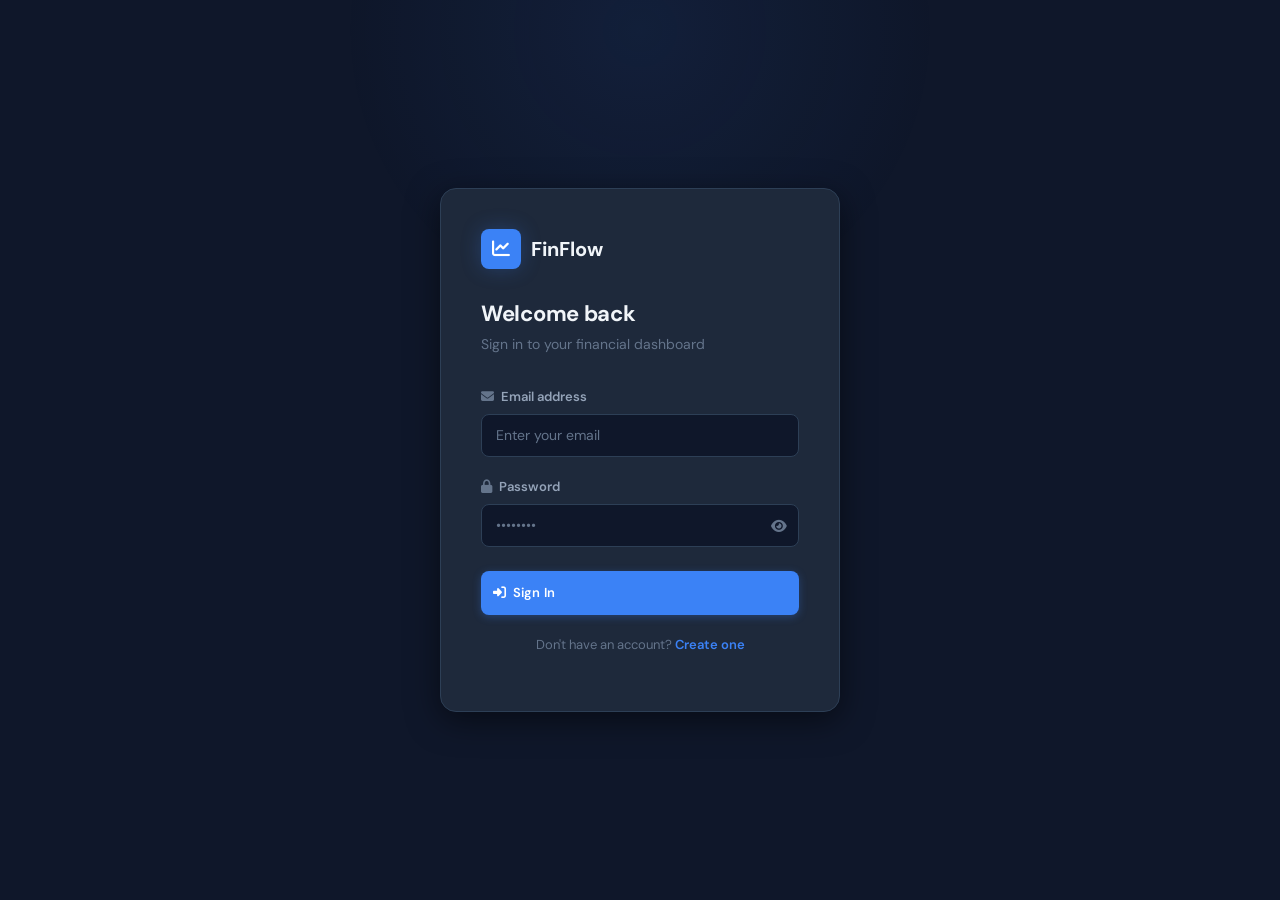
<file: src/main/resources/static/index.html>
<!DOCTYPE html>
<html lang="en">
<head>
  <meta charset="UTF-8" />
  <meta name="viewport" content="width=device-width, initial-scale=1.0" />
  <title>FinFlow — Login</title>
  <link rel="stylesheet" href="https://cdn.jsdelivr.net/npm/bootstrap@5.3.0/dist/css/bootstrap.min.css" />
  <link rel="stylesheet" href="https://cdnjs.cloudflare.com/ajax/libs/font-awesome/6.5.0/css/all.min.css" />
  <link rel="stylesheet" href="css/styles.css" />
</head>
<body class="auth-page">

  <div class="auth-card">

    <!-- Logo -->
    <div class="auth-logo">
      <div class="auth-logo-icon">
        <i class="fa-solid fa-chart-line"></i>
      </div>
      <span class="auth-logo-name">FinFlow</span>
    </div>

    <!-- Heading -->
    <h1 class="auth-heading">Welcome back</h1>
    <p class="auth-subheading">Sign in to your financial dashboard</p>

    <!-- Login Form — IDs untouched for auth.js -->
    <form id="loginForm">
      <div class="mb-3">
        <label class="form-label" for="email">
          <i class="fa-solid fa-envelope me-1" style="color:var(--text-3)"></i> Email address
        </label>
        <input
          id="email"
          type="email"
          class="form-control"
          placeholder="Enter your email"
          required
          autocomplete="email"
        />
      </div>

      <div class="mb-4">
        <label class="form-label" for="password">
          <i class="fa-solid fa-lock me-1" style="color:var(--text-3)"></i> Password
        </label>
        <div style="position:relative;">
          <input
            id="password"
            type="password"
            class="form-control"
            placeholder="••••••••"
            required
            autocomplete="current-password"
            style="padding-right: 44px !important;"
          />
          <button
            type="button"
            onclick="togglePassword('password', this)"
            style="position:absolute;right:12px;top:50%;transform:translateY(-50%);background:none;border:none;color:var(--text-3);cursor:pointer;padding:0;"
          >
            <i class="fa-solid fa-eye" style="font-size:14px;"></i>
          </button>
        </div>
      </div>

      <button type="submit" class="btn btn-primary w-100" style="padding:12px;">
        <i class="fa-solid fa-right-to-bracket"></i>
        Sign In
      </button>
    </form>

    <p class="auth-footer-text">
      Don't have an account? <a href="register.html">Create one</a>
    </p>
  </div>

  <script src="js/api.js"></script>
  <script src="js/auth.js"></script>
  <script>
    function togglePassword(inputId, btn) {
      const input = document.getElementById(inputId);
      const icon  = btn.querySelector('i');
      if (input.type === 'password') {
        input.type = 'text';
        icon.className = 'fa-solid fa-eye-slash';
      } else {
        input.type = 'password';
        icon.className = 'fa-solid fa-eye';
      }
    }
  </script>
</body>
</html>
</file>
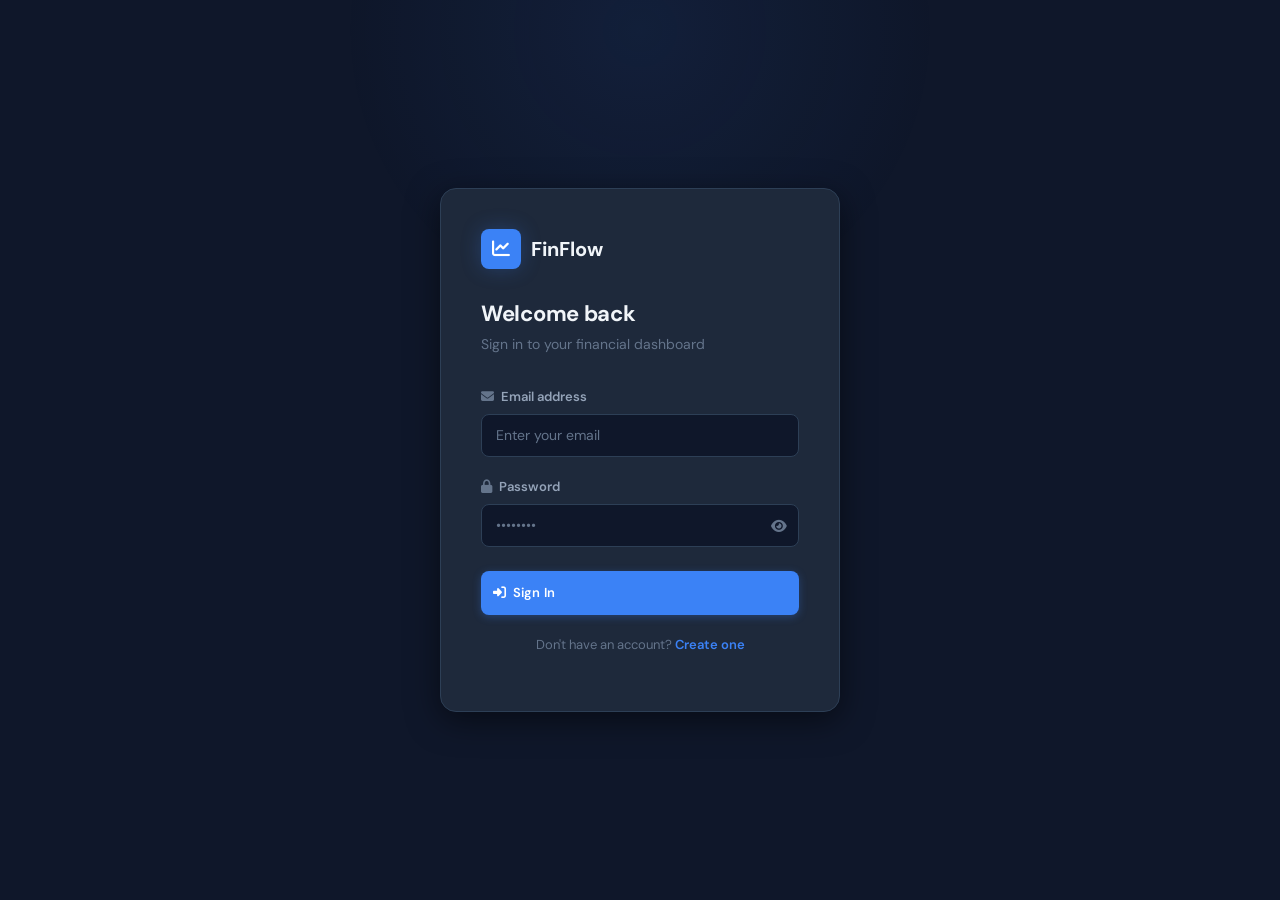
<file: src/main/resources/static/records.html>
<!DOCTYPE html>
<html lang="en">
<head>
  <meta charset="UTF-8" />
  <meta name="viewport" content="width=device-width, initial-scale=1.0" />
  <title>FinFlow — Records</title>
  <link rel="stylesheet" href="https://cdn.jsdelivr.net/npm/bootstrap@5.3.0/dist/css/bootstrap.min.css" />
  <link rel="stylesheet" href="https://cdnjs.cloudflare.com/ajax/libs/font-awesome/6.5.0/css/all.min.css" />
  <link rel="stylesheet" href="css/styles.css" />
</head>
<body>

<div class="app-layout">

  <!-- ===================== SIDEBAR ===================== -->
  <aside class="sidebar" id="sidebar">
    <div class="sidebar-brand">
      <div class="sidebar-brand-icon">
        <i class="fa-solid fa-chart-line"></i>
      </div>
      <div>
        <div class="sidebar-brand-name">FinFlow</div>
        <div class="sidebar-brand-tagline">Finance Manager</div>
      </div>
    </div>

    <nav class="sidebar-nav">
      <span class="nav-label">Main</span>
      <a href="dashboard.html" class="nav-item">
        <i class="fa-solid fa-gauge-high"></i>
        <span class="nav-text">Dashboard</span>
      </a>
      <a href="records.html" class="nav-item active">
        <i class="fa-solid fa-receipt"></i>
        <span class="nav-text">Records</span>
      </a>
    </nav>

    <div class="sidebar-footer">
      <div class="user-info">
        <div class="user-avatar">U</div>
        <div>
          <div class="user-name">My Account</div>
          <div class="user-role" id="sidebarRole">—</div>
        </div>
      </div>
      <button class="nav-item w-100 mt-2" onclick="logout()" style="color:var(--danger); background:none; border:none; cursor:pointer; display:flex; align-items:center; gap:12px; padding:10px 12px; border-radius:8px; transition:all 0.2s;" onmouseover="this.style.background='var(--danger-dim)'" onmouseout="this.style.background='none'">
        <i class="fa-solid fa-right-from-bracket" style="width:18px; text-align:center;"></i>
        <span>Logout</span>
      </button>
    </div>
  </aside>

  <!-- Mobile overlay -->
  <div class="sidebar-overlay" id="sidebarOverlay" onclick="closeSidebar()"></div>

  <!-- ===================== MAIN ===================== -->
  <div class="main-content">

    <!-- TOPBAR -->
    <header class="topbar">
      <div class="d-flex align-items-center gap-3">
        <button class="sidebar-toggle" id="sidebarToggle" onclick="toggleSidebar()">
          <i class="fa-solid fa-bars"></i>
        </button>
        <div>
          <div class="topbar-title">Financial Records</div>
          <div class="topbar-subtitle">Manage your transactions</div>
        </div>
      </div>
      <div class="topbar-actions">
        <!-- addBtn ID preserved for records.js -->
        <button class="btn btn-primary" id="addBtn" style="font-size:12px; padding:8px 16px;">
          <i class="fa-solid fa-plus"></i>
          Add Record
        </button>
        <button class="btn btn-ghost" onclick="logout()" title="Logout" style="padding:8px 10px;">
          <i class="fa-solid fa-right-from-bracket"></i>
        </button>
      </div>
    </header>

    <!-- PAGE CONTENT -->
    <main class="page-content">

      <!-- ADD RECORD FORM — id="formCard" preserved for records.js toggle -->
      <div class="form-panel" id="formCard" style="display:none;">
        <div class="form-panel-title">
          <i class="fa-solid fa-plus-circle" style="color:var(--primary);"></i>
          New Transaction
        </div>

        <!-- id="recordForm" preserved for records.js submit handler -->
        <form id="recordForm">
          <div class="row g-3">
            <div class="col-12 col-md-6 col-lg-3">
              <label class="form-label">Amount</label>
              <!-- id="amount" preserved -->
              <input type="number" id="amount" class="form-control" placeholder="0.00" step="0.01" min="0" required />
            </div>

            <div class="col-12 col-md-6 col-lg-3">
              <label class="form-label">Type</label>
              <!-- id="type" preserved -->
              <select id="type" class="form-control">
                <option value="INCOME">💰 Income</option>
                <option value="EXPENSE">💸 Expense</option>
              </select>
            </div>

            <div class="col-12 col-md-6 col-lg-3">
              <label class="form-label">Category</label>
              <!-- id="category" preserved -->
              <input type="text" id="category" class="form-control" placeholder="e.g. Salary, Food…" required />
            </div>

            <div class="col-12 col-md-6 col-lg-3">
              <label class="form-label">Date</label>
              <!-- id="date" preserved -->
              <input type="date" id="date" class="form-control" required />
            </div>

            <div class="col-12 col-md-9">
              <label class="form-label">Description <span style="color:var(--text-3); font-weight:400;">(optional)</span></label>
              <!-- id="description" preserved -->
              <input type="text" id="description" class="form-control" placeholder="Add a note…" />
            </div>

            <div class="col-12 col-md-3 d-flex align-items-end">
              <button type="submit" class="btn btn-success w-100">
                <i class="fa-solid fa-floppy-disk"></i>
                Save Record
              </button>
            </div>
          </div>
        </form>
      </div>

      <!-- RECORDS TABLE -->
      <div class="table-card">
        <div class="table-card-header">
          <div>
            <div class="table-card-title">All Transactions</div>
            <div style="font-size:12px; color:var(--text-3); margin-top:2px;">Your complete financial history</div>
          </div>
        </div>

        <div class="table-responsive">
          <table class="table table-dark">
            <thead>
              <tr>
                <th>Amount</th>
                <th>Type</th>
                <th>Category</th>
                <th>Date</th>
                <!-- id="actionHeader" preserved for records.js role check -->
                <th id="actionHeader">Actions</th>
              </tr>
            </thead>
            <!-- id="recordsTable" preserved for records.js -->
            <tbody id="recordsTable"></tbody>
          </table>
        </div>
      </div>

    </main>
  </div>
</div>

<script src="js/api.js"></script>
<script>
  /* ── UI-only scripts ── */

  function toggleSidebar() {
    document.getElementById('sidebar').classList.toggle('open');
    document.getElementById('sidebarOverlay').classList.toggle('open');
  }
  function closeSidebar() {
    document.getElementById('sidebar').classList.remove('open');
    document.getElementById('sidebarOverlay').classList.remove('open');
  }

  /* Role display in sidebar */
  const _role = localStorage.getItem('role');
  const _roleEl = document.getElementById('sidebarRole');
  if (_roleEl && _role) _roleEl.textContent = _role.charAt(0) + _role.slice(1).toLowerCase();

  /* Enhance record rows rendered by records.js */
  function enhanceRecordRows() {
    const rows = document.querySelectorAll('#recordsTable tr');
    rows.forEach(row => {
      if (row.dataset.enhanced) return;
      row.dataset.enhanced = '1';

      const cells = row.querySelectorAll('td');
      if (cells.length < 4) return;

      const amountCell = cells[0];
      const typeCell   = cells[1];
      const catCell    = cells[2];

      const typeText = typeCell.textContent.trim().toUpperCase();
      const isIncome = typeText === 'INCOME';
      const rawAmt   = parseFloat(amountCell.textContent) || 0;

      amountCell.innerHTML = `<span class="${isIncome ? 'amount-income' : 'amount-expense'}">${isIncome ? '+' : '-'}&nbsp;$${rawAmt.toLocaleString('en-US', {minimumFractionDigits: 2, maximumFractionDigits: 2})}</span>`;

      typeCell.innerHTML = `<span class="type-badge ${isIncome ? 'income' : 'expense'}">
        <i class="fa-solid fa-circle" style="font-size:5px;"></i> ${typeText}
      </span>`;

      catCell.innerHTML = `<span class="category-pill">${catCell.textContent.trim()}</span>`;

      /* Style delete button if present */
      const actionCell = cells[4];
      if (actionCell) {
        const deleteBtn = actionCell.querySelector('button');
        if (deleteBtn && !deleteBtn.dataset.styled) {
          deleteBtn.dataset.styled = '1';
          deleteBtn.className = 'btn btn-danger btn-sm';
          deleteBtn.innerHTML = `<i class="fa-solid fa-trash-can"></i> Delete`;
        }
      }
    });
  }

  /* Watch tbody for rows added by records.js */
  document.addEventListener('DOMContentLoaded', () => {
    const tbody = document.getElementById('recordsTable');
    if (tbody) {
      const obs = new MutationObserver(enhanceRecordRows);
      obs.observe(tbody, { childList: true, subtree: true });
    }
  });
</script>
<script src="js/records.js"></script>
</body>
</html>
</file>
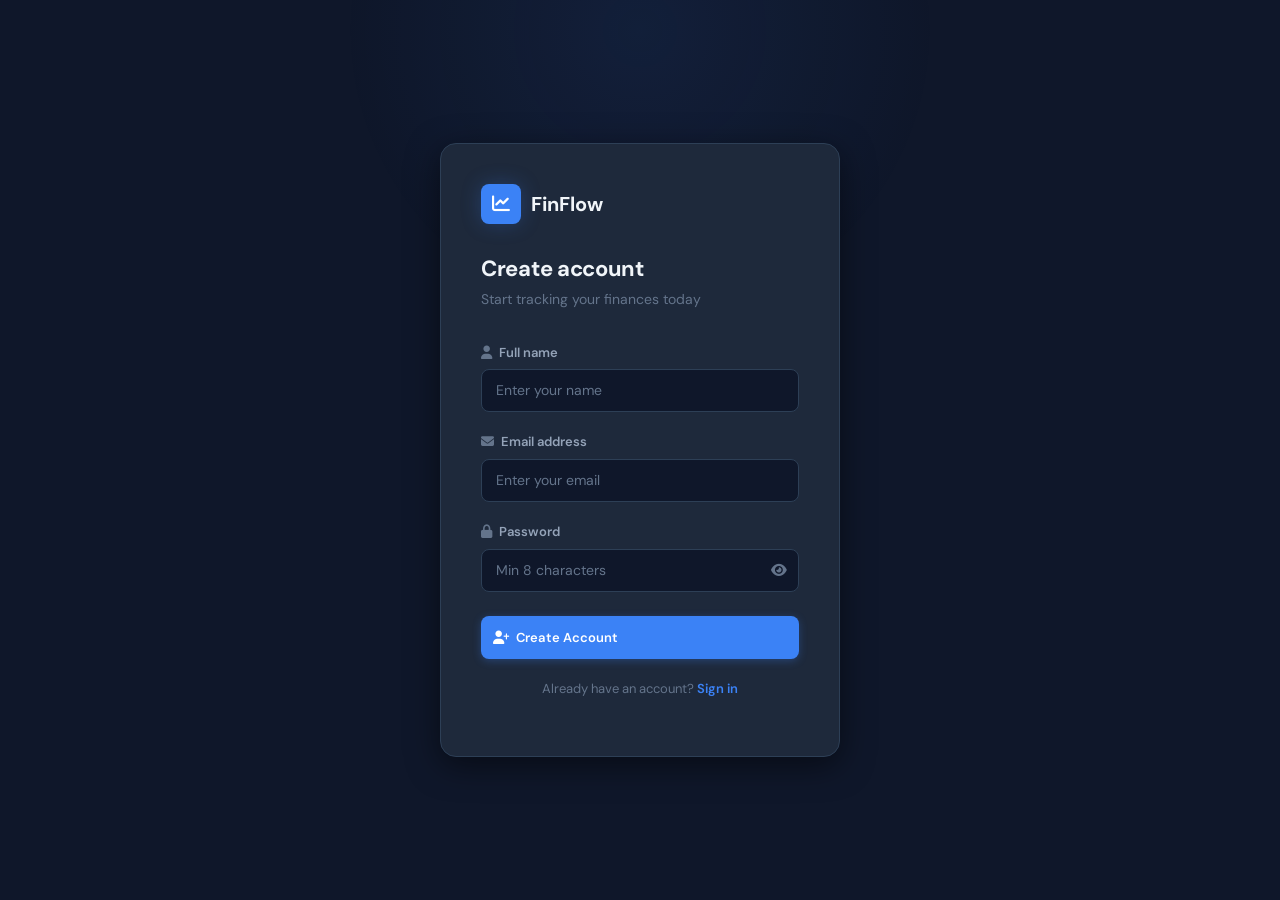
<file: src/main/resources/static/register.html>
<!DOCTYPE html>
<html lang="en">
<head>
  <meta charset="UTF-8" />
  <meta name="viewport" content="width=device-width, initial-scale=1.0" />
  <title>FinFlow — Register</title>
  <link rel="stylesheet" href="https://cdn.jsdelivr.net/npm/bootstrap@5.3.0/dist/css/bootstrap.min.css" />
  <link rel="stylesheet" href="https://cdnjs.cloudflare.com/ajax/libs/font-awesome/6.5.0/css/all.min.css" />
  <link rel="stylesheet" href="css/styles.css" />
</head>
<body class="auth-page">

  <div class="auth-card">

    <!-- Logo -->
    <div class="auth-logo">
      <div class="auth-logo-icon">
        <i class="fa-solid fa-chart-line"></i>
      </div>
      <span class="auth-logo-name">FinFlow</span>
    </div>

    <!-- Heading -->
    <h1 class="auth-heading">Create account</h1>
    <p class="auth-subheading">Start tracking your finances today</p>

    <!-- Register Form — IDs untouched for auth.js -->
    <form id="registerForm">
      <div class="mb-3">
        <label class="form-label" for="name">
          <i class="fa-solid fa-user me-1" style="color:var(--text-3)"></i> Full name
        </label>
        <input
          id="name"
          type="text"
          class="form-control"
          placeholder="Enter your name"
          required
          autocomplete="name"
        />
      </div>

      <div class="mb-3">
        <label class="form-label" for="email">
          <i class="fa-solid fa-envelope me-1" style="color:var(--text-3)"></i> Email address
        </label>
        <input
          id="email"
          type="email"
          class="form-control"
          placeholder="Enter your email"
          required
          autocomplete="email"
        />
      </div>

      <div class="mb-4">
        <label class="form-label" for="password">
          <i class="fa-solid fa-lock me-1" style="color:var(--text-3)"></i> Password
        </label>
        <div style="position:relative;">
          <input
            id="password"
            type="password"
            class="form-control"
            placeholder="Min 8 characters"
            required
            autocomplete="new-password"
            style="padding-right: 44px !important;"
          />
          <button
            type="button"
            onclick="togglePassword('password', this)"
            style="position:absolute;right:12px;top:50%;transform:translateY(-50%);background:none;border:none;color:var(--text-3);cursor:pointer;padding:0;"
          >
            <i class="fa-solid fa-eye" style="font-size:14px;"></i>
          </button>
        </div>
      </div>

      <button type="submit" class="btn btn-primary w-100" style="padding:12px;">
        <i class="fa-solid fa-user-plus"></i>
        Create Account
      </button>
    </form>

    <p class="auth-footer-text">
      Already have an account? <a href="index.html">Sign in</a>
    </p>
  </div>

  <script src="js/api.js"></script>
  <script src="js/auth.js"></script>
  <script>
    function togglePassword(inputId, btn) {
      const input = document.getElementById(inputId);
      const icon  = btn.querySelector('i');
      if (input.type === 'password') {
        input.type = 'text';
        icon.className = 'fa-solid fa-eye-slash';
      } else {
        input.type = 'password';
        icon.className = 'fa-solid fa-eye';
      }
    }
  </script>
</body>
</html>
</file>
<file: src/main/resources/static/css/styles.css>
/* ============================================================
   FINFLOW — DESIGN SYSTEM
   ============================================================ */

@import url('https://fonts.googleapis.com/css2?family=DM+Sans:wght@300;400;500;600;700&family=DM+Mono:wght@400;500&display=swap');

:root {
  --bg:           #0F172A;
  --bg-2:         #131C30;
  --card:         #1E293B;
  --card-hover:   #243447;
  --border:       #2D3F56;
  --border-light: #334155;

  --primary:      #3B82F6;
  --primary-dim:  rgba(59,130,246,0.12);
  --primary-glow: rgba(59,130,246,0.25);

  --success:      #22C55E;
  --success-dim:  rgba(34,197,94,0.12);

  --danger:       #EF4444;
  --danger-dim:   rgba(239,68,68,0.12);

  --warning:      #F59E0B;
  --warning-dim:  rgba(245,158,11,0.12);

  --text-1:       #F1F5F9;
  --text-2:       #94A3B8;
  --text-3:       #64748B;

  --sidebar-w:    240px;
  --radius-sm:    8px;
  --radius-md:    12px;
  --radius-lg:    16px;

  --shadow-sm:    0 1px 3px rgba(0,0,0,0.3), 0 1px 2px rgba(0,0,0,0.2);
  --shadow-md:    0 4px 16px rgba(0,0,0,0.4);
  --shadow-lg:    0 8px 32px rgba(0,0,0,0.5);
  --shadow-glow:  0 0 0 1px var(--primary-glow), 0 4px 24px rgba(59,130,246,0.15);

  --transition:   all 0.2s ease;
}

/* ============================================================
   RESET & BASE
   ============================================================ */

*, *::before, *::after { box-sizing: border-box; margin: 0; padding: 0; }

html { scroll-behavior: smooth; }

body {
  font-family: 'DM Sans', 'Segoe UI', sans-serif;
  background: var(--bg);
  color: var(--text-1);
  line-height: 1.6;
  min-height: 100vh;
  -webkit-font-smoothing: antialiased;
}

/* ============================================================
   SCROLLBAR
   ============================================================ */

::-webkit-scrollbar { width: 6px; height: 6px; }
::-webkit-scrollbar-track { background: var(--bg); }
::-webkit-scrollbar-thumb { background: var(--border); border-radius: 3px; }
::-webkit-scrollbar-thumb:hover { background: var(--border-light); }

/* ============================================================
   LAYOUT — SIDEBAR + MAIN
   ============================================================ */

.app-layout {
  display: flex;
  min-height: 100vh;
}

/* SIDEBAR */
.sidebar {
  width: var(--sidebar-w);
  background: var(--card);
  border-right: 1px solid var(--border);
  position: fixed;
  top: 0; left: 0; bottom: 0;
  display: flex;
  flex-direction: column;
  z-index: 100;
  transition: transform 0.3s ease;
}

.sidebar-brand {
  padding: 24px 20px 20px;
  border-bottom: 1px solid var(--border);
  display: flex;
  align-items: center;
  gap: 12px;
}

.sidebar-brand-icon {
  width: 36px; height: 36px;
  background: var(--primary);
  border-radius: var(--radius-sm);
  display: flex; align-items: center; justify-content: center;
  font-size: 16px;
  color: #fff;
  flex-shrink: 0;
  box-shadow: 0 0 16px var(--primary-glow);
}

.sidebar-brand-name {
  font-size: 18px;
  font-weight: 700;
  color: var(--text-1);
  letter-spacing: -0.3px;
}

.sidebar-brand-tagline {
  font-size: 10px;
  color: var(--text-3);
  letter-spacing: 0.5px;
  text-transform: uppercase;
}

.sidebar-nav {
  flex: 1;
  padding: 16px 12px;
  display: flex;
  flex-direction: column;
  gap: 4px;
}

.nav-label {
  font-size: 10px;
  font-weight: 600;
  color: var(--text-3);
  letter-spacing: 1px;
  text-transform: uppercase;
  padding: 8px 8px 4px;
  margin-top: 8px;
}

.nav-item {
  display: flex;
  align-items: center;
  gap: 12px;
  padding: 10px 12px;
  border-radius: var(--radius-sm);
  color: var(--text-2);
  text-decoration: none;
  font-size: 14px;
  font-weight: 500;
  transition: var(--transition);
  cursor: pointer;
  border: none;
  background: none;
  width: 100%;
  text-align: left;
}

.nav-item:hover {
  background: var(--primary-dim);
  color: var(--primary);
}

.nav-item.active {
  background: var(--primary-dim);
  color: var(--primary);
}

.nav-item i {
  width: 18px;
  text-align: center;
  font-size: 15px;
  flex-shrink: 0;
}

.nav-item .nav-text { flex: 1; }

.sidebar-footer {
  padding: 16px 12px;
  border-top: 1px solid var(--border);
}

.user-info {
  display: flex;
  align-items: center;
  gap: 10px;
  padding: 10px 12px;
  border-radius: var(--radius-sm);
  background: var(--bg);
  border: 1px solid var(--border);
}

.user-avatar {
  width: 32px; height: 32px;
  border-radius: 50%;
  background: var(--primary);
  display: flex; align-items: center; justify-content: center;
  font-size: 13px;
  font-weight: 700;
  color: #fff;
  flex-shrink: 0;
}

.user-name {
  font-size: 13px;
  font-weight: 600;
  color: var(--text-1);
}

.user-role {
  font-size: 11px;
  color: var(--text-3);
}

/* MAIN CONTENT */
.main-content {
  margin-left: var(--sidebar-w);
  flex: 1;
  min-width: 0;
  display: flex;
  flex-direction: column;
}

/* TOP HEADER BAR */
.topbar {
  background: var(--card);
  border-bottom: 1px solid var(--border);
  padding: 16px 32px;
  display: flex;
  align-items: center;
  justify-content: space-between;
  position: sticky;
  top: 0;
  z-index: 50;
  backdrop-filter: blur(8px);
}

.topbar-title {
  font-size: 20px;
  font-weight: 700;
  color: var(--text-1);
  letter-spacing: -0.3px;
}

.topbar-subtitle {
  font-size: 13px;
  color: var(--text-3);
  margin-top: 1px;
}

.topbar-actions {
  display: flex;
  align-items: center;
  gap: 12px;
}

/* PAGE CONTENT WRAPPER */
.page-content {
  padding: 32px;
  flex: 1;
  animation: fadeInUp 0.4s ease both;
}

@keyframes fadeInUp {
  from { opacity: 0; transform: translateY(12px); }
  to   { opacity: 1; transform: translateY(0); }
}

/* ============================================================
   MOBILE SIDEBAR TOGGLE
   ============================================================ */

.sidebar-toggle {
  display: none;
  background: none;
  border: none;
  color: var(--text-1);
  font-size: 20px;
  cursor: pointer;
  padding: 4px 8px;
}

.sidebar-overlay {
  display: none;
  position: fixed;
  inset: 0;
  background: rgba(0,0,0,0.6);
  z-index: 99;
}

/* ============================================================
   CARDS
   ============================================================ */

.card {
  background: var(--card) !important;
  border: 1px solid var(--border) !important;
  border-radius: var(--radius-lg) !important;
  box-shadow: var(--shadow-sm);
  transition: var(--transition);
}

.card:hover {
  border-color: var(--border-light) !important;
  box-shadow: var(--shadow-md);
}

/* STAT CARDS */
.stat-card {
  background: var(--card);
  border: 1px solid var(--border);
  border-radius: var(--radius-lg);
  padding: 24px;
  display: flex;
  flex-direction: column;
  gap: 16px;
  transition: var(--transition);
  cursor: default;
  position: relative;
  overflow: hidden;
}

.stat-card::before {
  content: '';
  position: absolute;
  top: 0; left: 0; right: 0;
  height: 2px;
  border-radius: var(--radius-lg) var(--radius-lg) 0 0;
  transition: var(--transition);
}

.stat-card.income::before  { background: var(--success); }
.stat-card.expense::before { background: var(--danger);  }
.stat-card.balance::before { background: var(--primary); }

.stat-card:hover {
  transform: translateY(-2px);
  box-shadow: var(--shadow-md);
  border-color: var(--border-light);
}

.stat-card-header {
  display: flex;
  align-items: center;
  justify-content: space-between;
}

.stat-card-label {
  font-size: 12px;
  font-weight: 600;
  color: var(--text-3);
  text-transform: uppercase;
  letter-spacing: 0.8px;
}

.stat-card-icon {
  width: 40px; height: 40px;
  border-radius: var(--radius-sm);
  display: flex; align-items: center; justify-content: center;
  font-size: 18px;
  flex-shrink: 0;
}

.stat-card.income  .stat-card-icon { background: var(--success-dim); color: var(--success); }
.stat-card.expense .stat-card-icon { background: var(--danger-dim);  color: var(--danger);  }
.stat-card.balance .stat-card-icon { background: var(--primary-dim); color: var(--primary); }

.stat-card-value {
  font-size: 28px;
  font-weight: 700;
  color: var(--text-1);
  font-family: 'DM Mono', monospace;
  letter-spacing: -0.5px;
  line-height: 1;
}

.stat-card.income  .stat-card-value { color: var(--success); }
.stat-card.expense .stat-card-value { color: var(--danger);  }
.stat-card.balance .stat-card-value { color: var(--primary); }

/* CHART CARDS */
.chart-card {
  background: var(--card);
  border: 1px solid var(--border);
  border-radius: var(--radius-lg);
  padding: 24px;
  height: 100%;
}

.chart-card-title {
  font-size: 14px;
  font-weight: 600;
  color: var(--text-1);
  margin-bottom: 4px;
}

.chart-card-subtitle {
  font-size: 12px;
  color: var(--text-3);
  margin-bottom: 20px;
}

.chart-wrapper {
  position: relative;
  height: 240px;
  display: flex;
  align-items: center;
  justify-content: center;
}

/* ============================================================
   SECTION HEADERS
   ============================================================ */

.section-header {
  display: flex;
  align-items: center;
  justify-content: space-between;
  margin-bottom: 20px;
}

.section-title {
  font-size: 15px;
  font-weight: 700;
  color: var(--text-1);
}

.section-subtitle {
  font-size: 12px;
  color: var(--text-3);
  margin-top: 2px;
}

/* ============================================================
   TABLE
   ============================================================ */

.table-card {
  background: var(--card);
  border: 1px solid var(--border);
  border-radius: var(--radius-lg);
  overflow: hidden;
}

.table-card-header {
  padding: 20px 24px;
  border-bottom: 1px solid var(--border);
  display: flex;
  align-items: center;
  justify-content: space-between;
}

.table-card-title {
  font-size: 14px;
  font-weight: 700;
  color: var(--text-1);
}

.table-responsive { overflow-x: auto; }

.table {
  width: 100%;
  border-collapse: collapse;
  margin: 0 !important;
}

.table thead th {
  background: var(--bg-2) !important;
  color: var(--text-3) !important;
  font-size: 11px !important;
  font-weight: 600 !important;
  text-transform: uppercase;
  letter-spacing: 0.8px;
  padding: 12px 24px !important;
  border-bottom: 1px solid var(--border) !important;
  border-top: none !important;
  white-space: nowrap;
}

.table tbody tr {
  border-bottom: 1px solid var(--border) !important;
  transition: background 0.15s ease;
}

.table tbody tr:last-child { border-bottom: none !important; }

.table tbody tr:nth-child(even) { background: rgba(255,255,255,0.015); }

.table tbody tr:hover { background: var(--primary-dim) !important; }

.table tbody td {
  padding: 14px 24px !important;
  color: var(--text-1) !important;
  font-size: 14px !important;
  vertical-align: middle !important;
  border-color: var(--border) !important;
  background: transparent !important;
}

.table-dark {
  --bs-table-bg: transparent !important;
  --bs-table-striped-bg: transparent !important;
  --bs-table-hover-bg: transparent !important;
  --bs-table-border-color: var(--border) !important;
  color: var(--text-1) !important;
}

/* TYPE BADGES */
.type-badge {
  display: inline-flex;
  align-items: center;
  gap: 5px;
  padding: 3px 10px;
  border-radius: 20px;
  font-size: 11px;
  font-weight: 600;
  letter-spacing: 0.3px;
}

.type-badge.income  { background: var(--success-dim); color: var(--success); }
.type-badge.expense { background: var(--danger-dim);  color: var(--danger);  }

.amount-income  { color: var(--success); font-family: 'DM Mono', monospace; font-weight: 500; }
.amount-expense { color: var(--danger);  font-family: 'DM Mono', monospace; font-weight: 500; }
.amount-neutral { color: var(--text-1);  font-family: 'DM Mono', monospace; font-weight: 500; }

/* ============================================================
   BUTTONS
   ============================================================ */

.btn {
  font-family: 'DM Sans', sans-serif;
  font-weight: 600;
  font-size: 13px;
  padding: 9px 18px;
  border-radius: var(--radius-sm);
  transition: var(--transition);
  border: none;
  cursor: pointer;
  display: inline-flex;
  align-items: center;
  gap: 7px;
  letter-spacing: 0.1px;
}

.btn-primary {
  background: var(--primary) !important;
  color: #fff !important;
  border-color: var(--primary) !important;
  box-shadow: 0 2px 8px rgba(59,130,246,0.3);
}
.btn-primary:hover {
  background: #2563EB !important;
  border-color: #2563EB !important;
  box-shadow: 0 4px 16px rgba(59,130,246,0.4);
  transform: translateY(-1px);
}

.btn-success {
  background: var(--success) !important;
  color: #fff !important;
  border-color: var(--success) !important;
  box-shadow: 0 2px 8px rgba(34,197,94,0.3);
}
.btn-success:hover {
  background: #16A34A !important;
  border-color: #16A34A !important;
  box-shadow: 0 4px 16px rgba(34,197,94,0.4);
  transform: translateY(-1px);
}

.btn-danger {
  background: transparent !important;
  color: var(--danger) !important;
  border: 1px solid var(--border) !important;
}
.btn-danger:hover {
  background: var(--danger-dim) !important;
  border-color: var(--danger) !important;
  transform: translateY(-1px);
}

.btn-danger.btn-sm {
  padding: 5px 12px;
  font-size: 12px;
}

.btn-outline {
  background: transparent;
  color: var(--text-2);
  border: 1px solid var(--border);
}
.btn-outline:hover {
  background: var(--card-hover);
  color: var(--text-1);
  border-color: var(--border-light);
}

.btn-ghost {
  background: transparent;
  color: var(--text-3);
  border: none;
}
.btn-ghost:hover {
  color: var(--danger);
  background: var(--danger-dim);
}

.btn:active { transform: translateY(0) !important; }

/* ============================================================
   FORMS
   ============================================================ */

.form-control,
.form-select {
  background: var(--bg) !important;
  border: 1px solid var(--border) !important;
  color: var(--text-1) !important;
  border-radius: var(--radius-sm) !important;
  padding: 10px 14px !important;
  font-size: 14px !important;
  font-family: 'DM Sans', sans-serif;
  transition: var(--transition);
}

.form-control::placeholder { color: var(--text-3) !important; }

.form-control:focus,
.form-select:focus {
  background: var(--bg) !important;
  border-color: var(--primary) !important;
  box-shadow: 0 0 0 3px var(--primary-dim) !important;
  color: var(--text-1) !important;
  outline: none;
}

.form-control option,
.form-select option {
  background: var(--card);
  color: var(--text-1);
}

.form-label {
  font-size: 13px;
  font-weight: 600;
  color: var(--text-2);
  margin-bottom: 6px;
}

/* ============================================================
   AUTH PAGES (Login / Register)
   ============================================================ */

.auth-page {
  min-height: 100vh;
  display: flex;
  align-items: center;
  justify-content: center;
  background: var(--bg);
  padding: 24px;
  position: relative;
  overflow: hidden;
}

.auth-page::before {
  content: '';
  position: fixed;
  top: -30%; left: 50%;
  transform: translateX(-50%);
  width: 600px; height: 600px;
  background: radial-gradient(circle, rgba(59,130,246,0.08) 0%, transparent 70%);
  pointer-events: none;
}

.auth-card {
  background: var(--card);
  border: 1px solid var(--border);
  border-radius: var(--radius-lg);
  padding: 40px;
  width: 100%;
  max-width: 400px;
  box-shadow: var(--shadow-lg);
  animation: fadeInUp 0.4s ease both;
}

.auth-logo {
  display: flex;
  align-items: center;
  gap: 10px;
  margin-bottom: 32px;
}

.auth-logo-icon {
  width: 40px; height: 40px;
  background: var(--primary);
  border-radius: var(--radius-sm);
  display: flex; align-items: center; justify-content: center;
  font-size: 18px;
  color: #fff;
  box-shadow: 0 0 20px var(--primary-glow);
}

.auth-logo-name {
  font-size: 20px;
  font-weight: 700;
  color: var(--text-1);
}

.auth-heading {
  font-size: 22px;
  font-weight: 700;
  color: var(--text-1);
  margin-bottom: 6px;
  letter-spacing: -0.3px;
}

.auth-subheading {
  font-size: 14px;
  color: var(--text-3);
  margin-bottom: 28px;
}

.auth-divider {
  border-color: var(--border);
  margin: 20px 0;
}

.auth-footer-text {
  text-align: center;
  font-size: 13px;
  color: var(--text-3);
  margin-top: 20px;
}

.auth-footer-text a {
  color: var(--primary);
  text-decoration: none;
  font-weight: 600;
}

.auth-footer-text a:hover { text-decoration: underline; }

/* ============================================================
   ADD RECORD FORM PANEL
   ============================================================ */

.form-panel {
  background: var(--card);
  border: 1px solid var(--border);
  border-radius: var(--radius-lg);
  padding: 24px;
  margin-bottom: 24px;
  animation: fadeInUp 0.25s ease both;
}

.form-panel-title {
  font-size: 14px;
  font-weight: 700;
  color: var(--text-1);
  margin-bottom: 20px;
  display: flex;
  align-items: center;
  gap: 8px;
}

/* ============================================================
   ALERT / TOAST STYLES
   ============================================================ */

.alert {
  border-radius: var(--radius-sm) !important;
  border: 1px solid var(--border) !important;
  font-size: 14px;
}

/* ============================================================
   EMPTY STATE
   ============================================================ */

.empty-state {
  text-align: center;
  padding: 60px 24px;
  color: var(--text-3);
}

.empty-state i {
  font-size: 36px;
  margin-bottom: 12px;
  opacity: 0.4;
}

.empty-state p { font-size: 14px; }

/* ============================================================
   LOADING SKELETON
   ============================================================ */

@keyframes shimmer {
  0%   { background-position: -400px 0; }
  100% { background-position: 400px 0;  }
}

.skeleton {
  background: linear-gradient(90deg, var(--card) 25%, var(--card-hover) 50%, var(--card) 75%);
  background-size: 800px 100%;
  animation: shimmer 1.5s infinite;
  border-radius: 4px;
}

/* ============================================================
   RESPONSIVE
   ============================================================ */

@media (max-width: 768px) {
  .sidebar {
    transform: translateX(-100%);
  }

  .sidebar.open {
    transform: translateX(0);
    box-shadow: var(--shadow-lg);
  }

  .sidebar-overlay.open {
    display: block;
  }

  .sidebar-toggle { display: block; }

  .main-content { margin-left: 0; }

  .page-content { padding: 20px 16px; }

  .topbar { padding: 14px 16px; }

  .stat-card-value { font-size: 22px; }

  .chart-wrapper { height: 200px; }

  .table thead th,
  .table tbody td {
    padding: 10px 14px !important;
  }

  .auth-card { padding: 28px 20px; }
}

@media (max-width: 480px) {
  .topbar-subtitle { display: none; }
  .stat-card { padding: 18px; }
}

/* ============================================================
   BOOTSTRAP OVERRIDES
   ============================================================ */

.row { --bs-gutter-x: 20px; --bs-gutter-y: 20px; }

a { color: var(--primary); }
a:hover { color: #60A5FA; }

hr { border-color: var(--border); }

.text-muted { color: var(--text-3) !important; }

.badge {
  font-family: 'DM Sans', sans-serif;
  font-weight: 600;
}

/* Override Bootstrap card defaults leaking into dark theme */
.card-body { color: var(--text-1); }

/* ============================================================
   CATEGORY PILL (table)
   ============================================================ */

.category-pill {
  display: inline-block;
  padding: 2px 10px;
  border-radius: 20px;
  font-size: 12px;
  font-weight: 500;
  background: var(--bg-2);
  color: var(--text-2);
  border: 1px solid var(--border);
}
</file>
